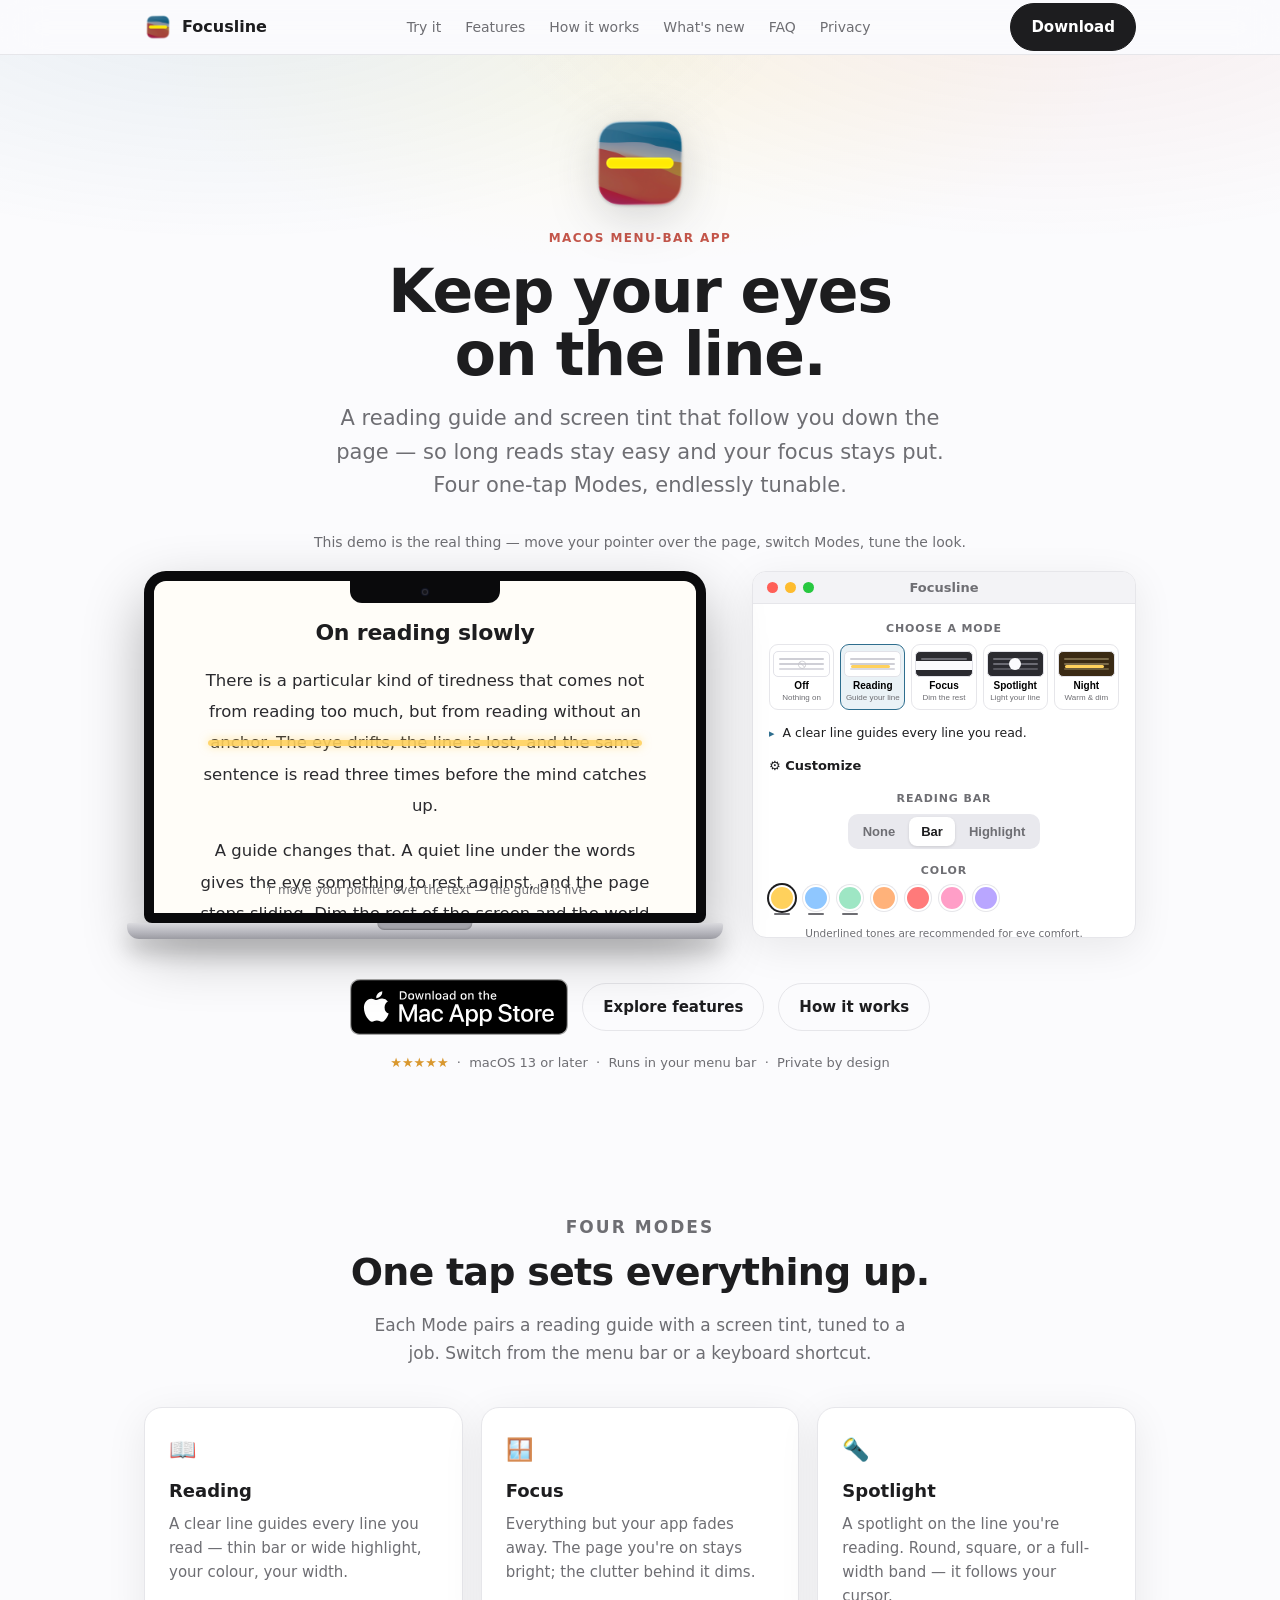
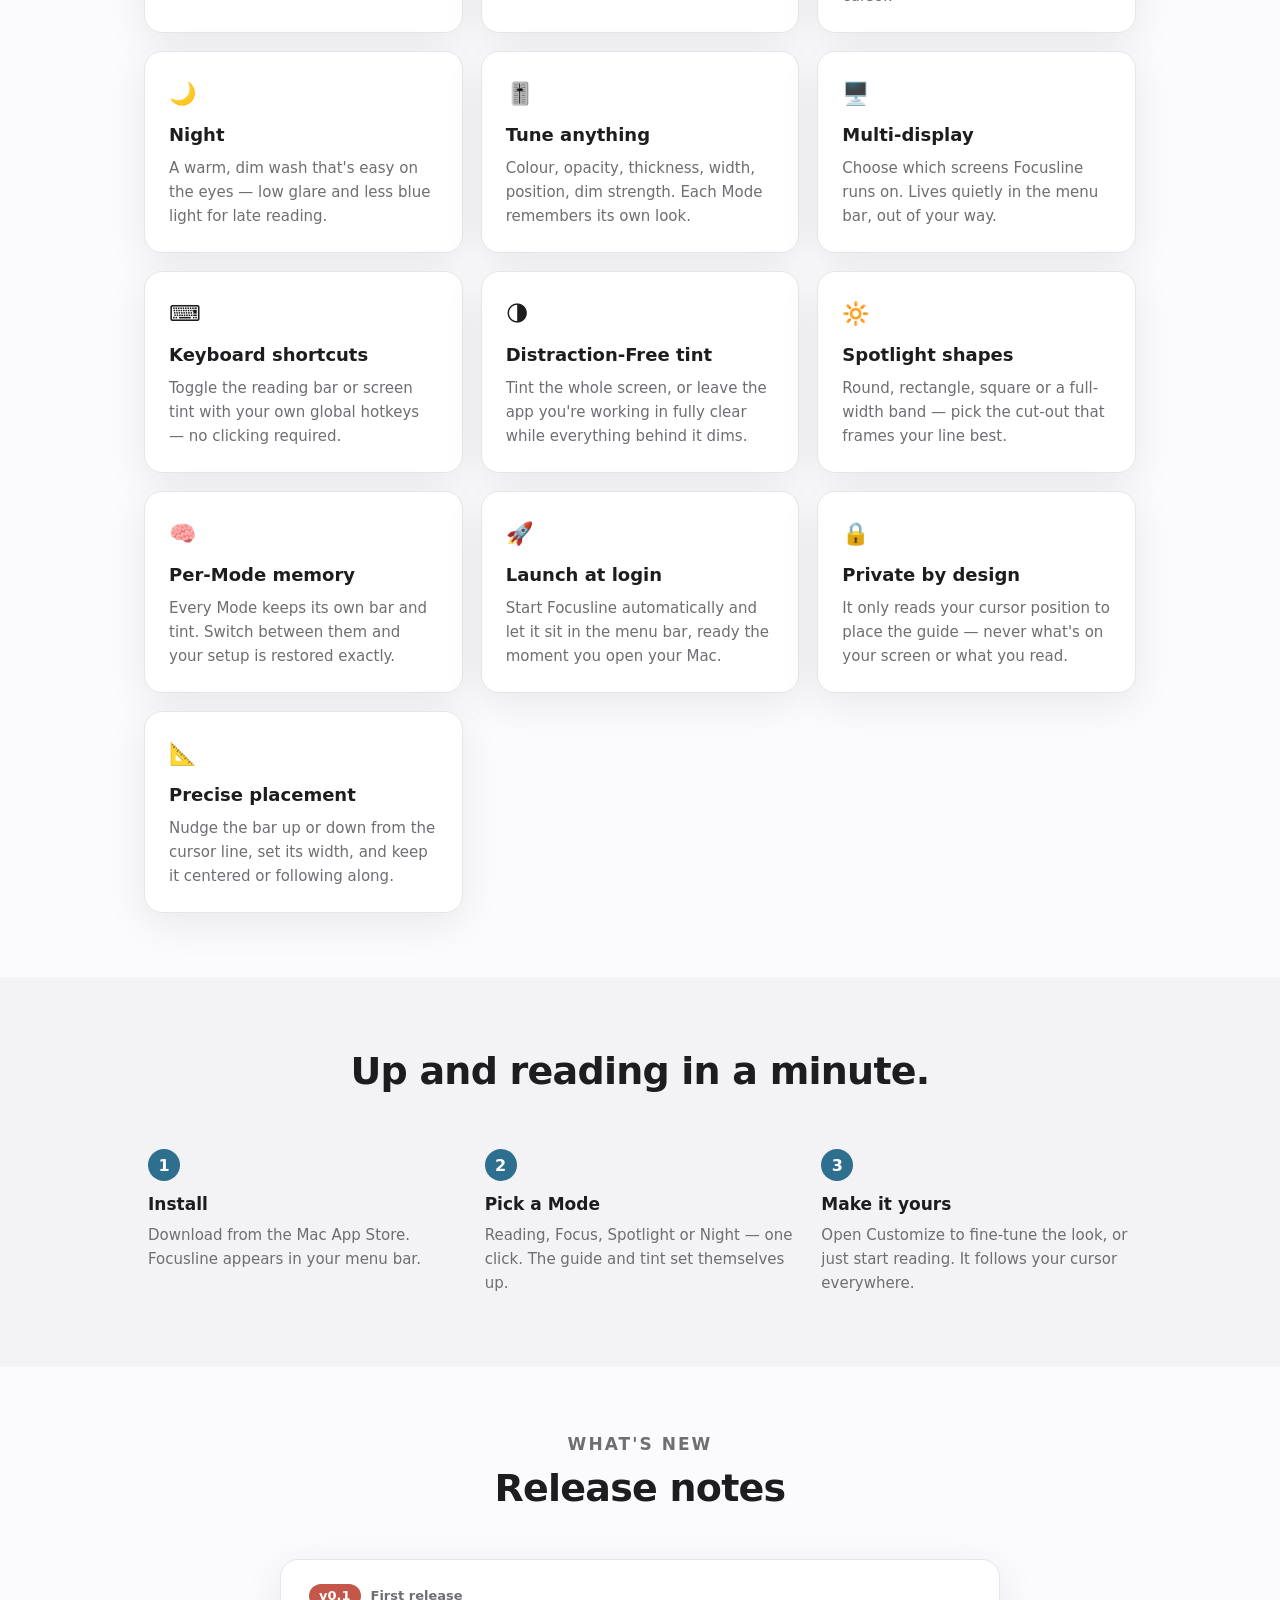
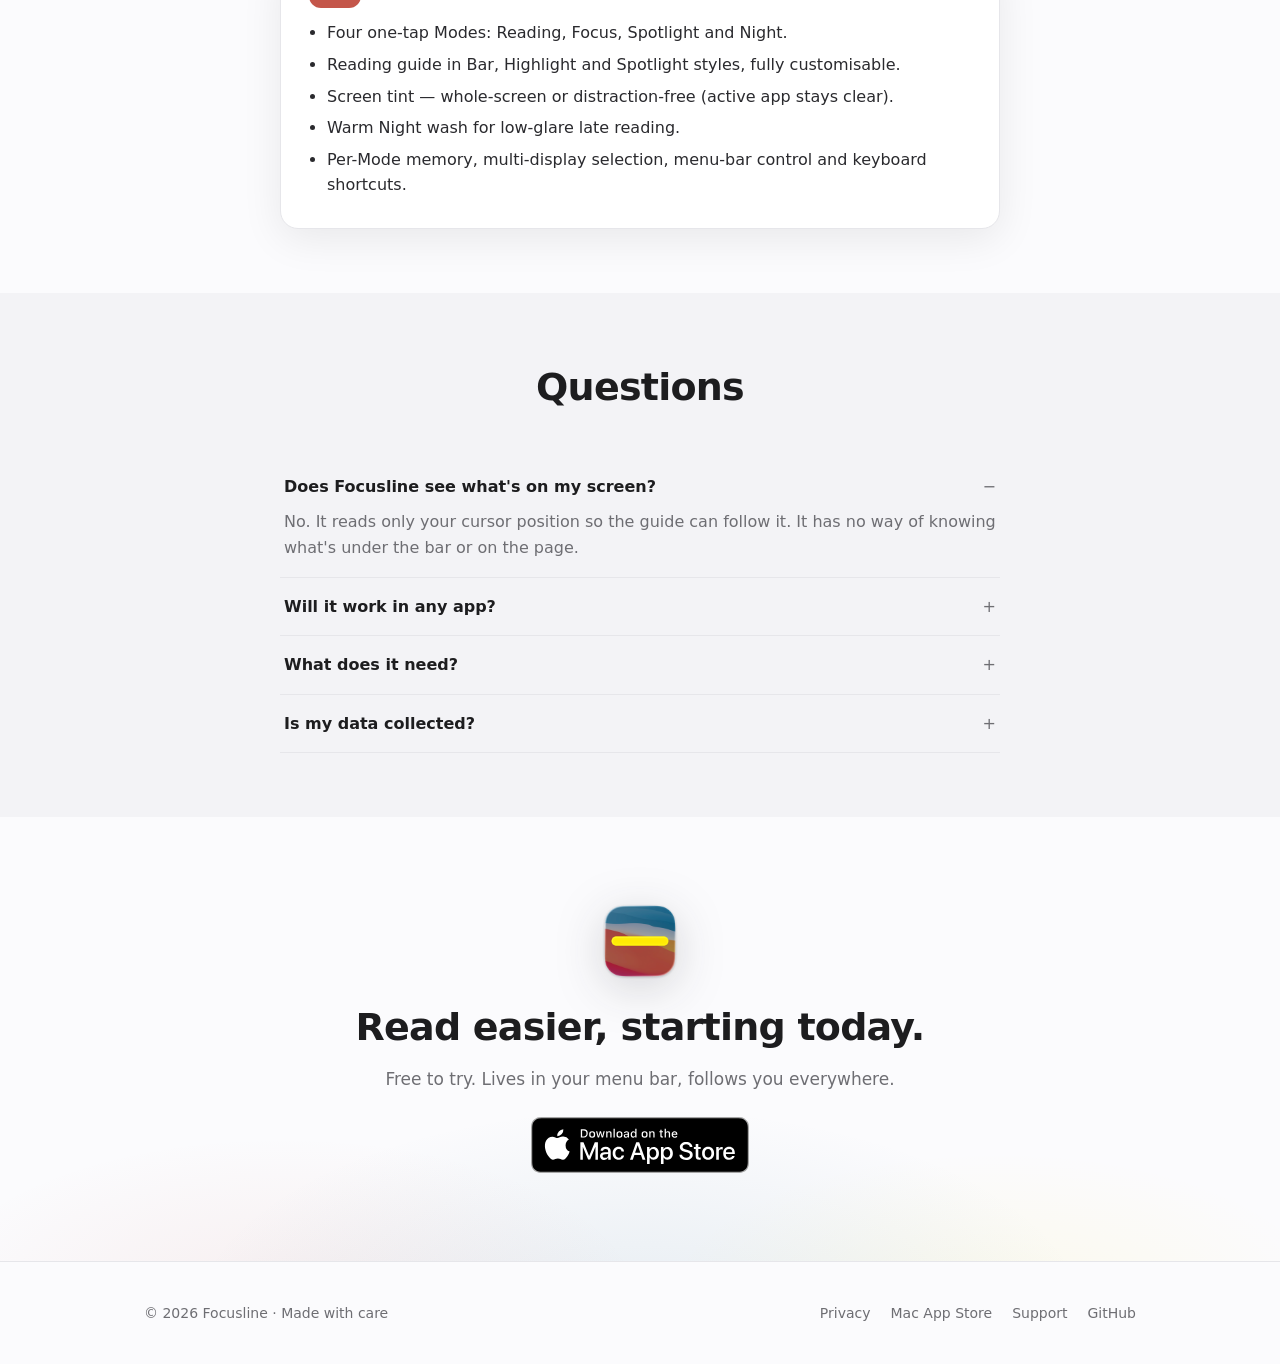
<file: index.html>
<!DOCTYPE html>
<html lang="en">
<head>
  <meta charset="UTF-8" />
  <meta name="viewport" content="width=device-width, initial-scale=1.0" />
  <title>Focusline — keep your eyes on the line</title>
  <meta name="description" content="A focus bar and screen tint for macOS that keep your eyes on the line and easy through long reads. Reading, Focus, Spotlight and Night — one tap each." />
  <meta property="og:title" content="Focusline for macOS" />
  <meta property="og:description" content="A focus bar and screen tint that keep your eyes on the line through long reads." />
  <meta property="og:type" content="website" />
  <meta property="og:image" content="https://focusline-macos.github.io/assets/icon-1024.png" />
  <link rel="icon" type="image/png" sizes="32x32" href="assets/favicon-32.png" />
  <link rel="icon" type="image/png" sizes="64x64" href="assets/icon-64.png" />
  <link rel="apple-touch-icon" href="assets/icon-256.png" />
  <link rel="stylesheet" href="assets/styles.css" />
</head>
<body>
  <nav class="nav">
    <div class="wrap">
      <a class="brand" href="#top">
        <img class="glyph" src="assets/icon-64.png" alt="" width="28" height="28" /> Focusline
      </a>
      <div class="nav-links">
        <a href="#try">Try it</a>
        <a href="#features">Features</a>
        <a href="#how">How it works</a>
        <a href="#whats-new">What's new</a>
        <a href="#faq">FAQ</a>
        <a href="privacy.html">Privacy</a>
      </div>
      <a class="btn" href="https://apps.apple.com/app/id6784978549">Download</a>
    </div>
  </nav>

  <main id="top">
    <!-- Hero: live preview + settings window up top, download below -->
    <header class="hero" id="try">
      <div class="wrap">
        <img class="hero-icon" src="assets/icon-256.png" alt="Focusline app icon" width="104" height="104" />
        <p class="eyebrow">macOS menu-bar app</p>
        <h1>Keep your eyes<br />on the line.</h1>
        <p class="sub">
          A reading guide and screen tint that follow you down the page — so long
          reads stay easy and your focus stays put. Four one-tap Modes, endlessly
          tunable.
        </p>
        <p class="demo-lead">This demo is the real thing — move your pointer over the page, switch Modes, tune the look.</p>
        <div class="demo">
         <div class="demo-stage">
          <!-- The Mac shows the screen-wide effect; the app panel controls it. -->
          <div class="macbook">
           <div class="mb-screen">
            <div class="reader" id="reader">
                <div class="layer" id="dim"></div>
                <div class="layer" id="hole"></div>
                <div class="layer" id="band"></div>
                <div class="layer" id="bar"></div>
                <div class="reader-text">
                  <h3>On reading slowly</h3>
                  <p>There is a particular kind of tiredness that comes not from reading too much, but from reading without an anchor. The eye drifts, the line is lost, and the same sentence is read three times before the mind catches up.</p>
                  <p>A guide changes that. A quiet line under the words gives the eye something to rest against, and the page stops sliding. Dim the rest of the screen and the world narrows to a single thought at a time.</p>
                  <p>None of this is new — it is how a finger under the line has always worked. Focusline simply lends you one that never tires, in whatever shape and colour reads best to you.</p>
                  <p>Try it: glide down this paragraph and watch the guide keep pace. Change the Mode in the app panel, pick a colour, widen the band. Make it yours.</p>
                </div>
                <div class="reader-hint">↑ move your pointer over the text — the guide is live</div>
            </div>
           </div>
           <div class="mb-base"></div>
          </div>

          <!-- Controls — styled like the Focusline app window -->
          <aside class="controls app-panel">
            <div class="app-titlebar">
              <span class="dot r"></span><span class="dot y"></span><span class="dot g"></span>
              <span class="app-title">Focusline</span>
            </div>
            <div class="app-body">
                <!-- Choose a mode -->
                <div class="ctl-group">
                  <label>Choose a mode</label>
                  <div class="modecards" data-seg="mode">
                    <button class="modecard" data-val="off">
                      <span class="mc-prev off"></span><b>Off</b><i>Nothing on</i></button>
                    <button class="modecard on" data-val="reading">
                      <span class="mc-prev reading"></span><b>Reading</b><i>Guide your line</i></button>
                    <button class="modecard" data-val="focus">
                      <span class="mc-prev focus"></span><b>Focus</b><i>Dim the rest</i></button>
                    <button class="modecard" data-val="spotlight">
                      <span class="mc-prev spotlight"></span><b>Spotlight</b><i>Light your line</i></button>
                    <button class="modecard" data-val="night">
                      <span class="mc-prev night"></span><b>Night</b><i>Warm &amp; dim</i></button>
                  </div>
                </div>

                <!-- Selected-mode promise -->
                <div class="tagline" id="tagline">
                  <span class="tag-icon">▸</span>
                  <span id="tag-text">A clear line guides every line you read.</span>
                </div>

                <div class="customize-head" id="customize-head">⚙︎ Customize</div>

                <!-- Reading bar -->
                <div class="ctl-group" id="g-bar">
                  <label>Reading bar</label>
                  <div class="seg" data-seg="barstyle"><!-- rebuilt per Mode by JS --></div>
                </div>

                <div class="ctl-group" id="g-shape">
                  <label>Spotlight shape</label>
                  <div class="seg" data-seg="shape">
                    <button class="on" data-val="round">Round</button>
                    <button data-val="rectangle">Rect</button>
                    <button data-val="square">Square</button>
                    <button data-val="bar">Bar</button>
                  </div>
                </div>

                <div class="ctl-group" id="g-color">
                  <label>Color</label>
                  <div class="swatches">
                    <span class="swatch on rec" data-color="#ffd15c" style="background:#ffd15c"></span>
                    <span class="swatch rec" data-color="#8fc7ff" style="background:#8fc7ff"></span>
                    <span class="swatch rec" data-color="#9ee6c4" style="background:#9ee6c4"></span>
                    <span class="swatch" data-color="#ffb27a" style="background:#ffb27a"></span>
                    <span class="swatch" data-color="#ff7a7a" style="background:#ff7a7a"></span>
                    <span class="swatch" data-color="#ff9ec7" style="background:#ff9ec7"></span>
                    <span class="swatch" data-color="#b9a6ff" style="background:#b9a6ff"></span>
                  </div>
                  <p class="ctl-note"><u>Underlined</u> tones are recommended for eye comfort.</p>
                </div>

                <div class="ctl-group" id="g-opacity">
                  <label class="row"><span>Opacity</span> <span class="val" id="opacity-val"></span></label>
                  <input class="range" id="opacity" type="range" min="0.2" max="1" step="0.05" value="0.9" />
                </div>

                <div class="ctl-group" id="g-centered">
                  <div class="toggle-row">
                    <div>
                      <div class="toggle-title">Keep bar centered</div>
                      <div class="toggle-sub">Bar stays in the middle and moves only up and down.</div>
                    </div>
                    <button class="switch" id="centered" role="switch"></button>
                  </div>
                </div>

                <div class="ctl-group half" id="g-size">
                  <label class="row"><span>Thickness</span> <span class="val" id="size-val"></span></label>
                  <input class="range" id="size" type="range" min="3" max="20" step="1" value="6" />
                </div>

                <div class="ctl-group half" id="g-width">
                  <label class="row"><span>Width</span> <span class="val" id="width-val"></span></label>
                  <input class="range" id="width" type="range" min="0.3" max="1" step="0.05" value="0.8" />
                </div>

                <div class="ctl-group half" id="g-spot">
                  <label class="row"><span>Size</span> <span class="val" id="spot-val"></span></label>
                  <input class="range" id="spot" type="range" min="80" max="240" step="10" value="150" />
                </div>

                <!-- Screen tint -->
                <div class="ctl-group" id="g-tint">
                  <label>Screen tint</label>
                  <div class="seg" data-seg="strength">
                    <button data-val="0.35">Light</button>
                    <button class="on" data-val="0.55">Medium</button>
                    <button data-val="0.8">Strong</button>
                  </div>
                </div>

                <div class="ctl-group" id="g-nightwash">
                  <div class="toggle-row">
                    <div>
                      <div class="toggle-title">Night wash</div>
                      <div class="toggle-sub">Warm, dim, low-glare light for night reading.</div>
                    </div>
                    <button class="switch on" role="switch" disabled></button>
                  </div>
                </div>
            </div>
          </aside>
         </div>
        </div>

        <div class="cta">
          <a class="store-badge" href="https://apps.apple.com/app/id6784978549">
            <img src="assets/mac-app-store-badge.svg" alt="Download on the Mac App Store" height="56" />
          </a>
          <a class="btn ghost" href="#features">Explore features</a>
          <a class="btn ghost" href="#how">How it works</a>
        </div>
        <p class="meta">
          <span class="stars">★★★★★</span> &nbsp;·&nbsp; macOS 13 or later &nbsp;·&nbsp; Runs in your menu bar &nbsp;·&nbsp; Private by design
        </p>
      </div>
    </header>

    <!-- Features -->
    <section id="features">
      <div class="wrap">
        <div class="section-head">
          <p class="eyebrow">Four Modes</p>
          <h2>One tap sets everything up.</h2>
          <p>Each Mode pairs a reading guide with a screen tint, tuned to a job. Switch from the menu bar or a keyboard shortcut.</p>
        </div>
        <div class="cards">
          <div class="feature">
            <div class="ico">📖</div>
            <h3>Reading</h3>
            <p>A clear line guides every line you read — thin bar or wide highlight, your colour, your width.</p>
          </div>
          <div class="feature">
            <div class="ico">🪟</div>
            <h3>Focus</h3>
            <p>Everything but your app fades away. The page you're on stays bright; the clutter behind it dims.</p>
          </div>
          <div class="feature">
            <div class="ico">🔦</div>
            <h3>Spotlight</h3>
            <p>A spotlight on the line you're reading. Round, square, or a full-width band — it follows your cursor.</p>
          </div>
          <div class="feature">
            <div class="ico">🌙</div>
            <h3>Night</h3>
            <p>A warm, dim wash that's easy on the eyes — low glare and less blue light for late reading.</p>
          </div>
          <div class="feature">
            <div class="ico">🎚️</div>
            <h3>Tune anything</h3>
            <p>Colour, opacity, thickness, width, position, dim strength. Each Mode remembers its own look.</p>
          </div>
          <div class="feature">
            <div class="ico">🖥️</div>
            <h3>Multi-display</h3>
            <p>Choose which screens Focusline runs on. Lives quietly in the menu bar, out of your way.</p>
          </div>
          <div class="feature">
            <div class="ico">⌨️</div>
            <h3>Keyboard shortcuts</h3>
            <p>Toggle the reading bar or screen tint with your own global hotkeys — no clicking required.</p>
          </div>
          <div class="feature">
            <div class="ico">🌗</div>
            <h3>Distraction-Free tint</h3>
            <p>Tint the whole screen, or leave the app you're working in fully clear while everything behind it dims.</p>
          </div>
          <div class="feature">
            <div class="ico">🔆</div>
            <h3>Spotlight shapes</h3>
            <p>Round, rectangle, square or a full-width band — pick the cut-out that frames your line best.</p>
          </div>
          <div class="feature">
            <div class="ico">🧠</div>
            <h3>Per-Mode memory</h3>
            <p>Every Mode keeps its own bar and tint. Switch between them and your setup is restored exactly.</p>
          </div>
          <div class="feature">
            <div class="ico">🚀</div>
            <h3>Launch at login</h3>
            <p>Start Focusline automatically and let it sit in the menu bar, ready the moment you open your Mac.</p>
          </div>
          <div class="feature">
            <div class="ico">🔒</div>
            <h3>Private by design</h3>
            <p>It only reads your cursor position to place the guide — never what's on your screen or what you read.</p>
          </div>
          <div class="feature">
            <div class="ico">📐</div>
            <h3>Precise placement</h3>
            <p>Nudge the bar up or down from the cursor line, set its width, and keep it centered or following along.</p>
          </div>
        </div>
      </div>
    </section>

    <!-- How it works -->
    <section id="how" style="background: var(--bg-soft);">
      <div class="wrap">
        <div class="section-head"><h2>Up and reading in a minute.</h2></div>
        <div class="steps">
          <div class="step"><div class="n">1</div><h3>Install</h3><p>Download from the Mac App Store. Focusline appears in your menu bar.</p></div>
          <div class="step"><div class="n">2</div><h3>Pick a Mode</h3><p>Reading, Focus, Spotlight or Night — one click. The guide and tint set themselves up.</p></div>
          <div class="step"><div class="n">3</div><h3>Make it yours</h3><p>Open Customize to fine-tune the look, or just start reading. It follows your cursor everywhere.</p></div>
        </div>
      </div>
    </section>

    <!-- What's new -->
    <section id="whats-new">
      <div class="wrap">
        <div class="section-head"><p class="eyebrow">What's new</p><h2>Release notes</h2></div>
        <div class="changelog">
          <div class="release">
            <h3><span class="ver">v0.1</span> <span class="date">First release</span></h3>
            <ul>
              <li>Four one-tap Modes: Reading, Focus, Spotlight and Night.</li>
              <li>Reading guide in Bar, Highlight and Spotlight styles, fully customisable.</li>
              <li>Screen tint — whole-screen or distraction-free (active app stays clear).</li>
              <li>Warm Night wash for low-glare late reading.</li>
              <li>Per-Mode memory, multi-display selection, menu-bar control and keyboard shortcuts.</li>
            </ul>
          </div>
        </div>
      </div>
    </section>

    <!-- FAQ -->
    <section id="faq" style="background: var(--bg-soft);">
      <div class="wrap">
        <div class="section-head"><h2>Questions</h2></div>
        <div class="faq">
          <details open><summary>Does Focusline see what's on my screen?</summary><p>No. It reads only your cursor position so the guide can follow it. It has no way of knowing what's under the bar or on the page.</p></details>
          <details><summary>Will it work in any app?</summary><p>Yes. The guide and tint are a passive overlay drawn on top of everything, so they work in your browser, PDF reader, editor — anywhere.</p></details>
          <details><summary>What does it need?</summary><p>macOS 13 or later. Focusline runs sandboxed in your menu bar.</p></details>
          <details><summary>Is my data collected?</summary><p>Focusline uses privacy-respecting analytics and crash reporting to improve the app. No reading content or screen contents are ever collected. See the <a href="privacy.html">Privacy Policy</a>.</p></details>
        </div>
      </div>
    </section>

    <!-- Closing CTA -->
    <section class="closer">
      <div class="wrap">
        <img class="hero-icon" src="assets/icon-256.png" alt="Focusline app icon" width="88" height="88" />
        <h2>Read easier, starting today.</h2>
        <p>Free to try. Lives in your menu bar, follows you everywhere.</p>
        <a class="store-badge" href="https://apps.apple.com/app/id6784978549">
          <img src="assets/mac-app-store-badge.svg" alt="Download on the Mac App Store" height="56" />
        </a>
      </div>
    </section>
  </main>

  <footer>
    <div class="wrap">
      <div>© 2026 Focusline · Made with care</div>
      <div style="display:flex; gap:20px;">
        <a href="privacy.html">Privacy</a>
        <a href="https://apps.apple.com/app/id6784978549">Mac App Store</a>
        <a href="mailto:29satnam@gmail.com">Support</a>
        <a href="https://github.com/29satnam/focusline">GitHub</a>
      </div>
    </div>
  </footer>

  <script src="assets/demo.js"></script>
</body>
</html>
</file>
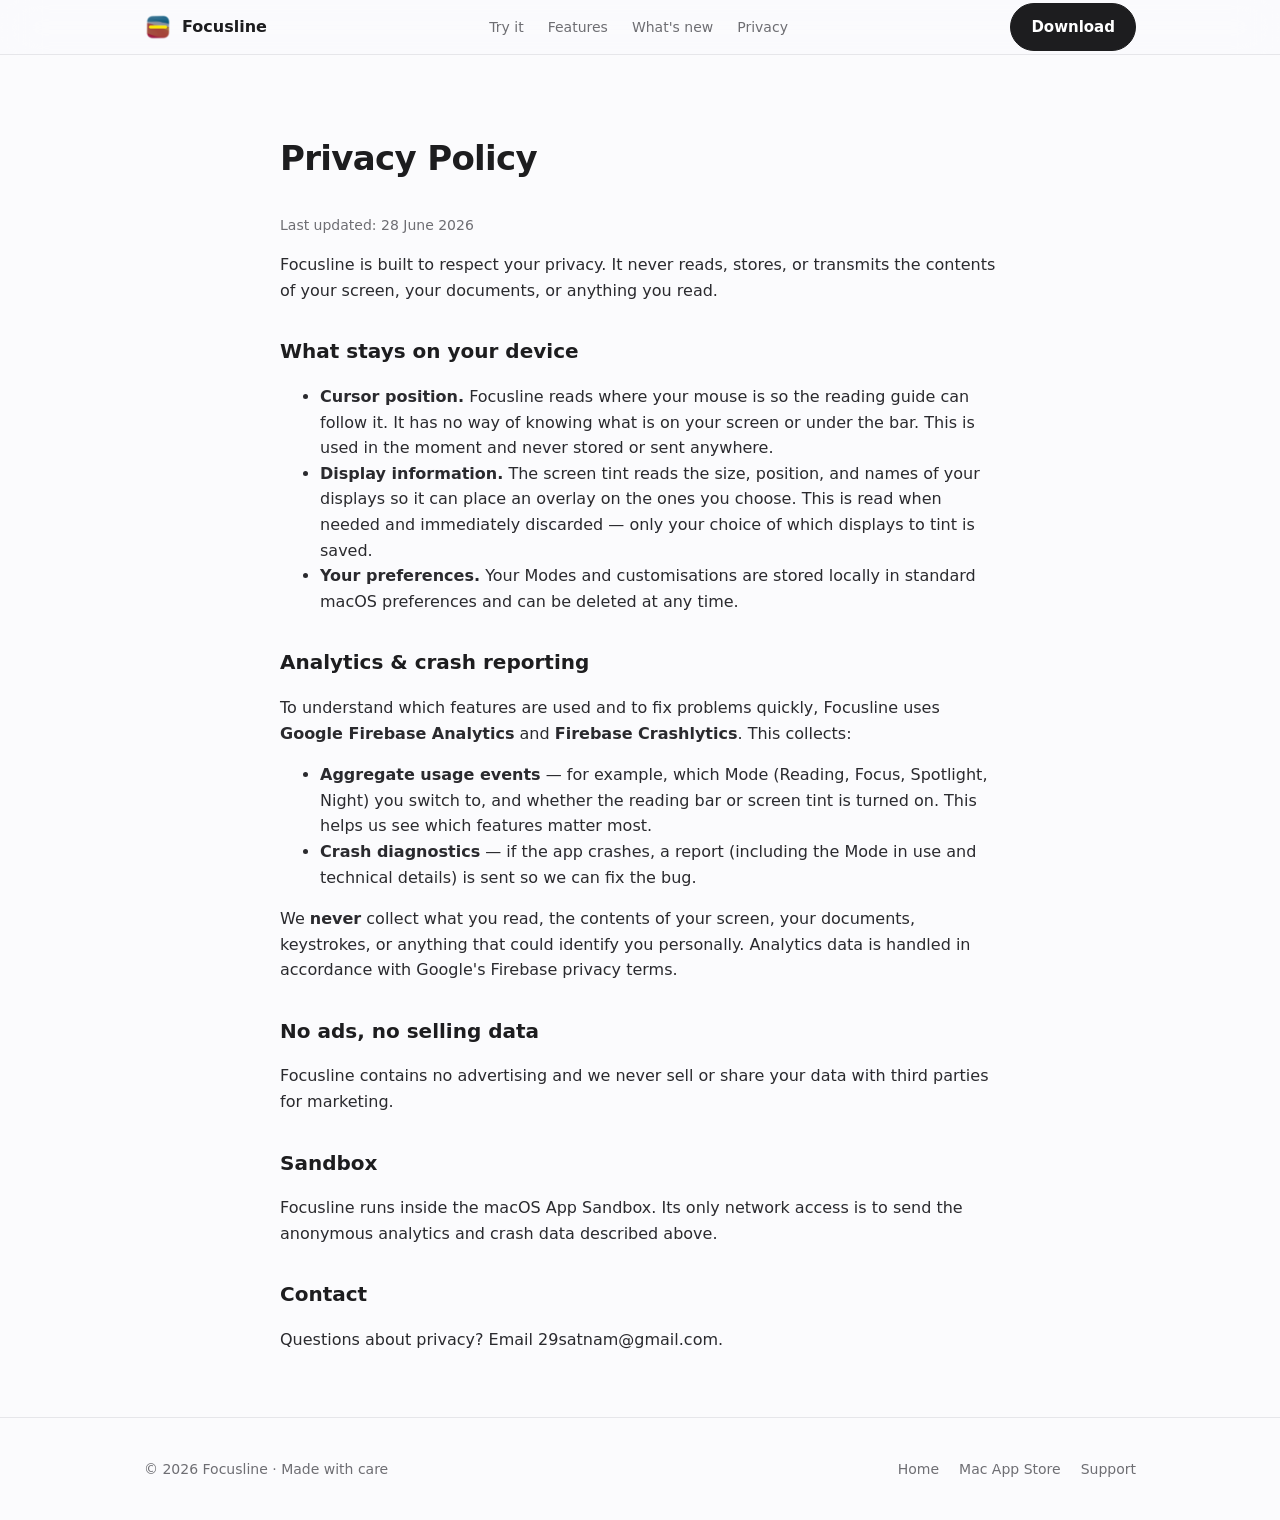
<file: privacy.html>
<!DOCTYPE html>
<html lang="en">
<head>
  <meta charset="UTF-8" />
  <meta name="viewport" content="width=device-width, initial-scale=1.0" />
  <title>Privacy Policy — Focusline</title>
  <meta name="description" content="How Focusline handles your data." />
  <link rel="icon" type="image/png" sizes="32x32" href="assets/favicon-32.png" />
  <link rel="apple-touch-icon" href="assets/icon-256.png" />
  <link rel="stylesheet" href="assets/styles.css" />
</head>
<body>
  <nav class="nav">
    <div class="wrap">
      <a class="brand" href="index.html"><img class="glyph" src="assets/icon-64.png" alt="" width="28" height="28" /> Focusline</a>
      <div class="nav-links">
        <a href="index.html#try">Try it</a>
        <a href="index.html#features">Features</a>
        <a href="index.html#whats-new">What's new</a>
        <a href="privacy.html">Privacy</a>
      </div>
      <a class="btn" href="https://apps.apple.com/app/id6784978549">Download</a>
    </div>
  </nav>

  <main class="wrap">
    <article class="legal">
      <h1>Privacy Policy</h1>
      <p class="muted">Last updated: 28 June 2026</p>

      <p>Focusline is built to respect your privacy. It never reads, stores, or transmits the contents of your screen, your documents, or anything you read.</p>

      <h2>What stays on your device</h2>
      <ul>
        <li><strong>Cursor position.</strong> Focusline reads where your mouse is so the reading guide can follow it. It has no way of knowing what is on your screen or under the bar. This is used in the moment and never stored or sent anywhere.</li>
        <li><strong>Display information.</strong> The screen tint reads the size, position, and names of your displays so it can place an overlay on the ones you choose. This is read when needed and immediately discarded — only your choice of which displays to tint is saved.</li>
        <li><strong>Your preferences.</strong> Your Modes and customisations are stored locally in standard macOS preferences and can be deleted at any time.</li>
      </ul>

      <h2>Analytics &amp; crash reporting</h2>
      <p>To understand which features are used and to fix problems quickly, Focusline uses <strong>Google Firebase Analytics</strong> and <strong>Firebase Crashlytics</strong>. This collects:</p>
      <ul>
        <li><strong>Aggregate usage events</strong> — for example, which Mode (Reading, Focus, Spotlight, Night) you switch to, and whether the reading bar or screen tint is turned on. This helps us see which features matter most.</li>
        <li><strong>Crash diagnostics</strong> — if the app crashes, a report (including the Mode in use and technical details) is sent so we can fix the bug.</li>
      </ul>
      <p>We <strong>never</strong> collect what you read, the contents of your screen, your documents, keystrokes, or anything that could identify you personally. Analytics data is handled in accordance with <a href="https://firebase.google.com/support/privacy">Google's Firebase privacy terms</a>.</p>

      <h2>No ads, no selling data</h2>
      <p>Focusline contains no advertising and we never sell or share your data with third parties for marketing.</p>

      <h2>Sandbox</h2>
      <p>Focusline runs inside the macOS App Sandbox. Its only network access is to send the anonymous analytics and crash data described above.</p>

      <h2>Contact</h2>
      <p>Questions about privacy? Email <a href="mailto:29satnam@gmail.com">29satnam@gmail.com</a>.</p>
    </article>
  </main>

  <footer>
    <div class="wrap">
      <div>© 2026 Focusline · Made with care</div>
      <div style="display:flex; gap:20px;">
        <a href="index.html">Home</a>
        <a href="https://apps.apple.com/app/id6784978549">Mac App Store</a>
        <a href="mailto:29satnam@gmail.com">Support</a>
      </div>
    </div>
  </footer>
</body>
</html>
</file>
<file: assets/styles.css>
/* Focusline landing — light, Mac-native, whitespace-led. */
:root {
  --bg: #fbfbfd;
  --bg-soft: #f3f3f6;
  --card: #ffffff;
  --ink: #1d1d1f;
  --ink-2: #6e6e73;
  --line: #e6e6ea;
  /* Palette lifted from the app icon: teal sky, coral dunes, crimson, gold, yellow bar. */
  --teal: #2e6e8e;
  --teal-soft: #eaf2f6;
  --coral: #c4564a;
  --crimson: #b72452;
  --gold: #d9982f;
  --yellow: #ffdd00;
  --amber: #d9982f;
  --amber-bar: #ffd15c;
  --amber-band: #ffe08a;
  --radius: 18px;
  --shadow: 0 10px 40px rgba(0, 0, 0, 0.08);
  --maxw: 1040px;
  font-synthesis: none;
}

* { box-sizing: border-box; }

html { scroll-behavior: smooth; }

body {
  margin: 0;
  background: var(--bg);
  color: var(--ink);
  font-family: -apple-system, BlinkMacSystemFont, "SF Pro Text", "Segoe UI", system-ui, sans-serif;
  line-height: 1.6;
  -webkit-font-smoothing: antialiased;
}

a { color: inherit; text-decoration: none; }

.wrap { max-width: var(--maxw); margin: 0 auto; padding: 0 24px; }

/* Nav */
.nav {
  position: sticky; top: 0; z-index: 50;
  backdrop-filter: saturate(180%) blur(20px);
  background: rgba(251, 251, 253, 0.8);
  border-bottom: 1px solid var(--line);
}
.nav .wrap { display: flex; align-items: center; justify-content: space-between; height: 54px; }
.brand { display: flex; align-items: center; gap: 10px; font-weight: 600; }
.brand .glyph { width: 28px; height: 28px; display: block; }
.nav-links { display: flex; gap: 24px; font-size: 14px; color: var(--ink-2); }
.nav-links a:hover { color: var(--ink); }
@media (max-width: 680px) { .nav-links { display: none; } }

/* Buttons */
.btn {
  display: inline-flex; align-items: center; gap: 8px;
  padding: 11px 20px; border-radius: 999px; font-weight: 600; font-size: 15px;
  background: var(--ink); color: #fff; border: 1px solid var(--ink);
  transition: transform .15s ease, opacity .15s ease;
}
.btn:hover { transform: translateY(-1px); opacity: .92; }
.btn.ghost { background: transparent; color: var(--ink); border-color: var(--line); }

/* Hero */
.hero {
  text-align: center; padding: 56px 0 64px;
  background:
    radial-gradient(900px 420px at 18% -8%, rgba(46, 110, 142, 0.10), transparent 65%),
    radial-gradient(900px 420px at 82% -8%, rgba(196, 86, 74, 0.09), transparent 65%),
    radial-gradient(700px 300px at 50% 0%, rgba(255, 221, 0, 0.07), transparent 70%);
}
.hero-icon {
  display: block; margin: 0 auto 14px;
  filter: drop-shadow(0 10px 24px rgba(29, 29, 31, 0.18));
}
.hero h1 { font-size: clamp(34px, 6vw, 60px); line-height: 1.05; letter-spacing: -0.02em; margin: 0 0 16px; }
.hero p.sub { font-size: clamp(17px, 2.4vw, 21px); color: var(--ink-2); max-width: 620px; margin: 0 auto 28px; }
.demo-lead { font-size: 14px; color: var(--ink-2); margin: 0 0 18px; }
.hero .cta { margin-top: 40px; }
.cta { display: flex; gap: 14px; justify-content: center; align-items: center; flex-wrap: wrap; }
.store-badge { display: inline-flex; transition: transform .15s ease, opacity .15s ease; }
.store-badge:hover { transform: translateY(-1px); opacity: .92; }
.store-badge img { display: block; height: 56px; width: auto; }
.meta { margin-top: 18px; font-size: 13px; color: var(--ink-2); }
.meta .stars { color: var(--gold); }

/* Section scaffolding */
section { padding: 64px 0; }
.section-head { text-align: center; margin-bottom: 40px; }
.section-head h2 { font-size: clamp(26px, 4vw, 38px); letter-spacing: -0.02em; margin: 0 0 10px; }
.section-head p { color: var(--ink-2); max-width: 560px; margin: 0 auto; font-size: 17px; }
.eyebrow { text-transform: uppercase; letter-spacing: .12em; font-size: 12px; font-weight: 700; color: var(--coral); }

/* Interactive demo */
.demo { margin-top: 8px; }

/* MacBook Pro (M5) frame around the live demo — thin bezels + a notch. */
.macbook { max-width: 880px; margin: 0 auto; }
.mb-screen {
  position: relative;
  aspect-ratio: 16 / 10;             /* a real laptop screen, landscape */
  background: #050507;
  border: 10px solid #0a0a0c;        /* thin space-black bezel */
  border-radius: 22px 22px 8px 8px;
  box-shadow: 0 26px 60px rgba(0, 0, 0, 0.3), inset 0 0 0 1px #26262b;
  overflow: hidden;
}
.mb-screen::before {                 /* the notch */
  content: ""; position: absolute; top: 0; left: 50%; transform: translateX(-50%);
  width: 150px; height: 22px; background: #0a0a0c;
  border-radius: 0 0 12px 12px; z-index: 7;
}
.mb-screen::after {                  /* camera, centred in the notch */
  content: ""; position: absolute; top: 8px; left: 50%; transform: translateX(-50%);
  width: 6px; height: 6px; border-radius: 50%;
  background: #15151a; box-shadow: inset 0 0 0 1px #2e2e36, 0 0 2px rgba(80,120,255,.4);
  z-index: 8;
}
/* The demo fills the screen edge-to-edge — drop its own card chrome. */
.demo-card.framed { border: 0; border-radius: 0; box-shadow: none; }

.mb-base {
  position: relative; height: 16px; width: 106%; left: -3%;
  background: linear-gradient(#dadade, #b5b5bc 60%, #9b9ba2);
  border-radius: 2px 2px 12px 12px;
  box-shadow: 0 12px 22px rgba(0, 0, 0, 0.22);
}
.mb-base::after {                    /* hinge notch */
  content: ""; position: absolute; top: 0; left: 50%; transform: translateX(-50%);
  width: 16%; height: 7px; background: #a4a4ab;
  border-radius: 0 0 7px 7px; box-shadow: inset 0 -1px 2px rgba(0, 0, 0, 0.25);
}
/* Stage: MacBook on the left, app control panel on the right (outside it).
   The window is fixed-scalable: it never grows past 700px but shrinks to fit. */
.demo-stage { display: flex; gap: 46px; align-items: center; max-width: 1066px; margin: 0 auto; }
.demo-stage .macbook { flex: 1 1 auto; max-width: 700px; min-width: 0; margin: 0; }
@media (max-width: 760px) {
  .demo-stage { flex-direction: column; align-items: center; }
  .demo-stage .macbook { width: 100%; }
}

/* Reader pane (the live, real behaviour) */
.reader {
  position: relative; padding: 34px 44px; height: 100%; min-height: 0;
  background: #fffdf8; cursor: none; overflow: hidden;
}
.reader-text { position: relative; z-index: 1; max-width: 60ch; }
.reader-text h3 { font-size: 22px; margin: 0 0 14px; letter-spacing: -0.01em; }
.reader-text p { margin: 0 0 14px; color: #2a2a2e; font-size: 16.5px; line-height: 1.9; }
.reader-hint {
  position: absolute; bottom: 12px; left: 0; right: 0; text-align: center;
  font-size: 12px; color: var(--ink-2); z-index: 4; pointer-events: none;
}

/* Overlay layers — these recreate the app's bar / band / dim. */
.layer { position: absolute; inset: 0; pointer-events: none; }
#band { z-index: 2; }
#bar  { z-index: 3; }
#dim  { z-index: 3; mix-blend-mode: normal; }
#dim.night { mix-blend-mode: multiply; }

/* Controls pane — a little Focusline app window */
.app-panel {
  flex: 0 0 384px; width: 384px;
  background: var(--card); border: 1px solid var(--line); border-radius: 14px;
  box-shadow: var(--shadow); overflow: hidden;
  display: flex; flex-direction: column;        /* titlebar fixed, body scrolls */
}
.app-panel .app-body { flex: 1 1 auto; overflow-y: auto; }
@media (max-width: 760px) { .app-panel { flex: 1 1 auto; width: auto; height: auto !important; } }
.app-titlebar {
  display: flex; align-items: center; gap: 7px;
  padding: 10px 14px; background: var(--bg-soft); border-bottom: 1px solid var(--line);
  position: relative;
}
.app-titlebar .dot { width: 11px; height: 11px; border-radius: 50%; }
.app-titlebar .dot.r { background: #ff5f57; }
.app-titlebar .dot.y { background: #febc2e; }
.app-titlebar .dot.g { background: #28c840; }
.app-titlebar .app-title {
  position: absolute; left: 0; right: 0; text-align: center;
  font-size: 13px; font-weight: 600; color: var(--ink-2); pointer-events: none;
}
/* Pack controls two-per-row where they fit, so the panel reads near-square. */
.app-body { padding: 16px; display: flex; flex-wrap: wrap; gap: 13px 14px; }
.ctl-group { margin: 0; flex: 1 1 100%; }
.ctl-group.half { flex: 1 1 calc(50% - 7px); }
.ctl-note { font-size: 10.5px; color: var(--ink-2); margin: 7px 0 0; }

/* Mode cards — the app's "Choose a mode" grid, with live mini previews. */
.modecards { display: grid; grid-template-columns: repeat(5, 1fr); gap: 6px; }
.modecard {
  border: 1.5px solid var(--line); background: var(--card); border-radius: 9px;
  padding: 6px 3px 7px; cursor: pointer; display: flex; flex-direction: column;
  align-items: center; gap: 3px; text-align: center;
}
.modecard.on { border-color: var(--teal); background: var(--teal-soft); }
.modecard b { font-size: 10px; font-weight: 600; }
.modecard i { font-size: 8px; color: var(--ink-2); font-style: normal; line-height: 1.05; }
.mc-prev {
  width: 100%; height: 26px; border-radius: 5px; background: #fff;
  border: 1px solid #e2e2e8; position: relative; overflow: hidden;
}
/* default page lines */
.mc-prev::before {
  content: ""; position: absolute; left: 5px; right: 5px; top: 6px; height: 2px;
  border-radius: 2px; background: #cfcfd6; box-shadow: 0 5px 0 #cfcfd6, 0 10px 0 #dadae0;
}
.mc-prev.reading::after { content: ""; position: absolute; left: 6px; right: 10px; top: 13px; height: 2.5px; border-radius: 2px; background: #ffd15c; }
.mc-prev.focus, .mc-prev.spotlight { background: #2b2b30; }
.mc-prev.focus::before, .mc-prev.spotlight::before { background: #6b6b73; box-shadow: 0 5px 0 #6b6b73, 0 10px 0 #55555c; }
.mc-prev.focus::after { content: ""; position: absolute; left: 0; right: 0; top: 9px; height: 9px; background: #fbfbfd; }
.mc-prev.spotlight::after { content: ""; position: absolute; left: 50%; top: 50%; width: 12px; height: 12px; border-radius: 50%; transform: translate(-50%, -50%); background: #fbfbfd; }
.mc-prev.night { background: #3a2a14; }
.mc-prev.night::before { background: #7a6a4a; box-shadow: 0 5px 0 #7a6a4a, 0 10px 0 #6a5a3a; }
.mc-prev.night::after { content: ""; position: absolute; left: 6px; right: 10px; top: 13px; height: 2.5px; border-radius: 2px; background: #ffd15c; }
.mc-prev.off::after { content: "⦸"; position: absolute; inset: 0; display: grid; place-items: center; color: #c2c2c8; font-size: 13px; }

/* Selected-mode tagline + Customize header */
.tagline { display: flex; align-items: center; gap: 8px; font-size: 12.5px; font-weight: 500; }
.tagline .tag-icon { color: var(--teal); font-size: 11px; }
.customize-head { font-weight: 700; font-size: 13px; }

/* Recommended colour tones get an underline, like the app. */
.swatches { padding-bottom: 7px; }
.swatch.rec::after { content: ""; position: absolute; left: 3px; right: 3px; bottom: -6px; height: 2px; background: var(--ink-2); border-radius: 2px; }
.swatch { position: relative; }

/* Toggle switch */
.toggle-row { display: flex; justify-content: space-between; align-items: center; gap: 10px; }
.toggle-title { font-size: 13px; font-weight: 500; }
.toggle-sub { font-size: 10.5px; color: var(--ink-2); line-height: 1.3; }
.switch { width: 38px; height: 22px; border-radius: 999px; background: #d7d7dd; border: 0; position: relative; cursor: pointer; flex: 0 0 auto; transition: background .15s; }
.switch::after { content: ""; position: absolute; top: 2px; left: 2px; width: 18px; height: 18px; border-radius: 50%; background: #fff; box-shadow: 0 1px 2px rgba(0,0,0,.3); transition: left .15s; }
.switch.on { background: #34c759; }
.switch.on::after { left: 18px; }
.ctl-group > label { display: block; font-size: 11px; font-weight: 700; letter-spacing: .08em; text-transform: uppercase; color: var(--ink-2); margin-bottom: 6px; }
.seg { display: inline-flex; background: #e9e9ee; border-radius: 10px; padding: 3px; gap: 2px; flex-wrap: wrap; }
.seg button {
  border: 0; background: transparent; padding: 7px 12px; border-radius: 8px;
  font-size: 13px; font-weight: 600; color: var(--ink-2); cursor: pointer;
}
.seg button.on { background: #fff; color: var(--ink); box-shadow: 0 1px 3px rgba(0,0,0,.12); }
.swatches { display: flex; gap: 8px; }
.swatch { width: 26px; height: 26px; border-radius: 50%; border: 2px solid #fff; box-shadow: 0 0 0 1px var(--line); cursor: pointer; }
.swatch.on { box-shadow: 0 0 0 2px var(--ink); }
.range { width: 100%; accent-color: var(--amber); }
.ctl-group.hidden { display: none; }
.row { display: flex; align-items: center; justify-content: space-between; gap: 12px; }
.val { font-size: 12px; color: var(--ink-2); font-variant-numeric: tabular-nums; }

/* Features */
.cards { display: grid; grid-template-columns: repeat(3, 1fr); gap: 18px; }
@media (max-width: 820px) { .cards { grid-template-columns: 1fr; } }
.feature {
  background: var(--card); border: 1px solid var(--line); border-radius: var(--radius);
  padding: 24px; box-shadow: var(--shadow);
}
.feature .ico { font-size: 22px; margin-bottom: 10px; }
.feature h3 { margin: 0 0 6px; font-size: 18px; }
.feature p { margin: 0; color: var(--ink-2); font-size: 15px; }

/* Steps */
.steps { display: grid; grid-template-columns: repeat(3, 1fr); gap: 18px; counter-reset: step; }
@media (max-width: 820px) { .steps { grid-template-columns: 1fr; } }
.step { padding: 8px 4px; }
.step .n { width: 32px; height: 32px; border-radius: 50%; background: var(--teal); color: #fff; display: grid; place-items: center; font-weight: 700; margin-bottom: 10px; }
.step h3 { margin: 0 0 4px; font-size: 17px; }
.step p { margin: 0; color: var(--ink-2); font-size: 15px; }

/* What's new */
.changelog { max-width: 720px; margin: 0 auto; }
.release { border: 1px solid var(--line); border-radius: var(--radius); background: var(--card); padding: 24px 28px; box-shadow: var(--shadow); }
.release h3 { margin: 0 0 4px; display: flex; align-items: baseline; gap: 10px; }
.release .ver { font-size: 13px; color: #fff; background: var(--coral); padding: 2px 10px; border-radius: 999px; font-weight: 700; }
.release .date { font-size: 13px; color: var(--ink-2); }
.release ul { margin: 12px 0 0; padding-left: 18px; color: #2a2a2e; }
.release li { margin: 6px 0; }

/* FAQ */
.faq { max-width: 720px; margin: 0 auto; }
.faq details { border-bottom: 1px solid var(--line); padding: 16px 4px; }
.faq summary { cursor: pointer; font-weight: 600; font-size: 16px; list-style: none; display: flex; justify-content: space-between; }
.faq summary::-webkit-details-marker { display: none; }
.faq summary::after { content: "+"; color: var(--ink-2); font-weight: 400; }
.faq details[open] summary::after { content: "−"; }
.faq p { color: var(--ink-2); margin: 10px 0 0; }

/* Closing CTA */
.closer {
  text-align: center; padding: 80px 0;
  background:
    radial-gradient(700px 340px at 50% 115%, rgba(46, 110, 142, 0.10), transparent 65%),
    radial-gradient(560px 260px at 22% 110%, rgba(196, 86, 74, 0.08), transparent 65%),
    radial-gradient(480px 220px at 78% 110%, rgba(255, 221, 0, 0.07), transparent 70%);
}
.closer .hero-icon { margin-bottom: 12px; }
.closer h2 { font-size: clamp(26px, 4vw, 38px); letter-spacing: -0.02em; margin: 0 0 8px; }
.closer p { color: var(--ink-2); margin: 0 0 24px; font-size: 17px; }

/* Footer */
footer { border-top: 1px solid var(--line); padding: 40px 0; color: var(--ink-2); font-size: 14px; }
footer .wrap { display: flex; justify-content: space-between; flex-wrap: wrap; gap: 16px; }
footer a:hover { color: var(--ink); }

/* Legal page */
.legal { max-width: 720px; margin: 0 auto; padding: 48px 0; }
.legal h1 { font-size: 34px; letter-spacing: -0.02em; }
.legal h2 { font-size: 20px; margin-top: 32px; }
.legal p, .legal li { color: #2a2a2e; }
.legal .muted { color: var(--ink-2); font-size: 14px; }
</file>
